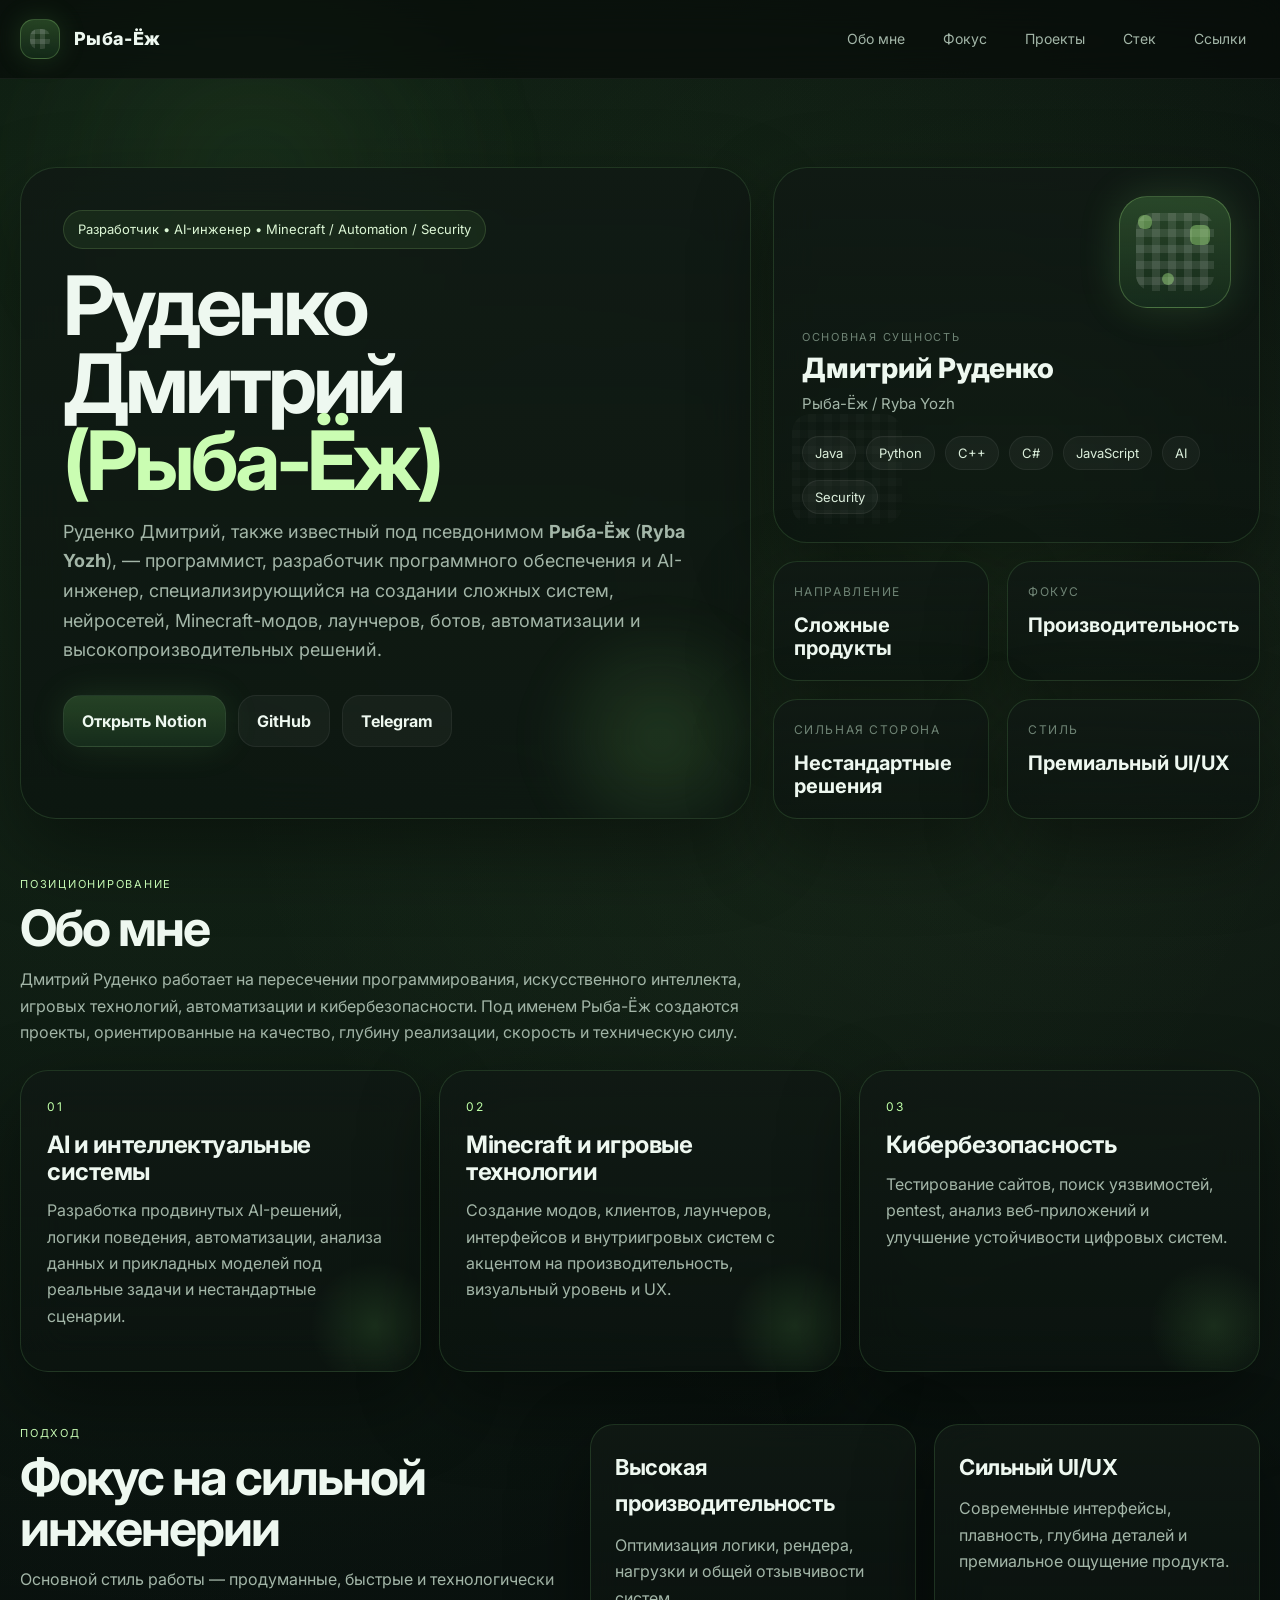
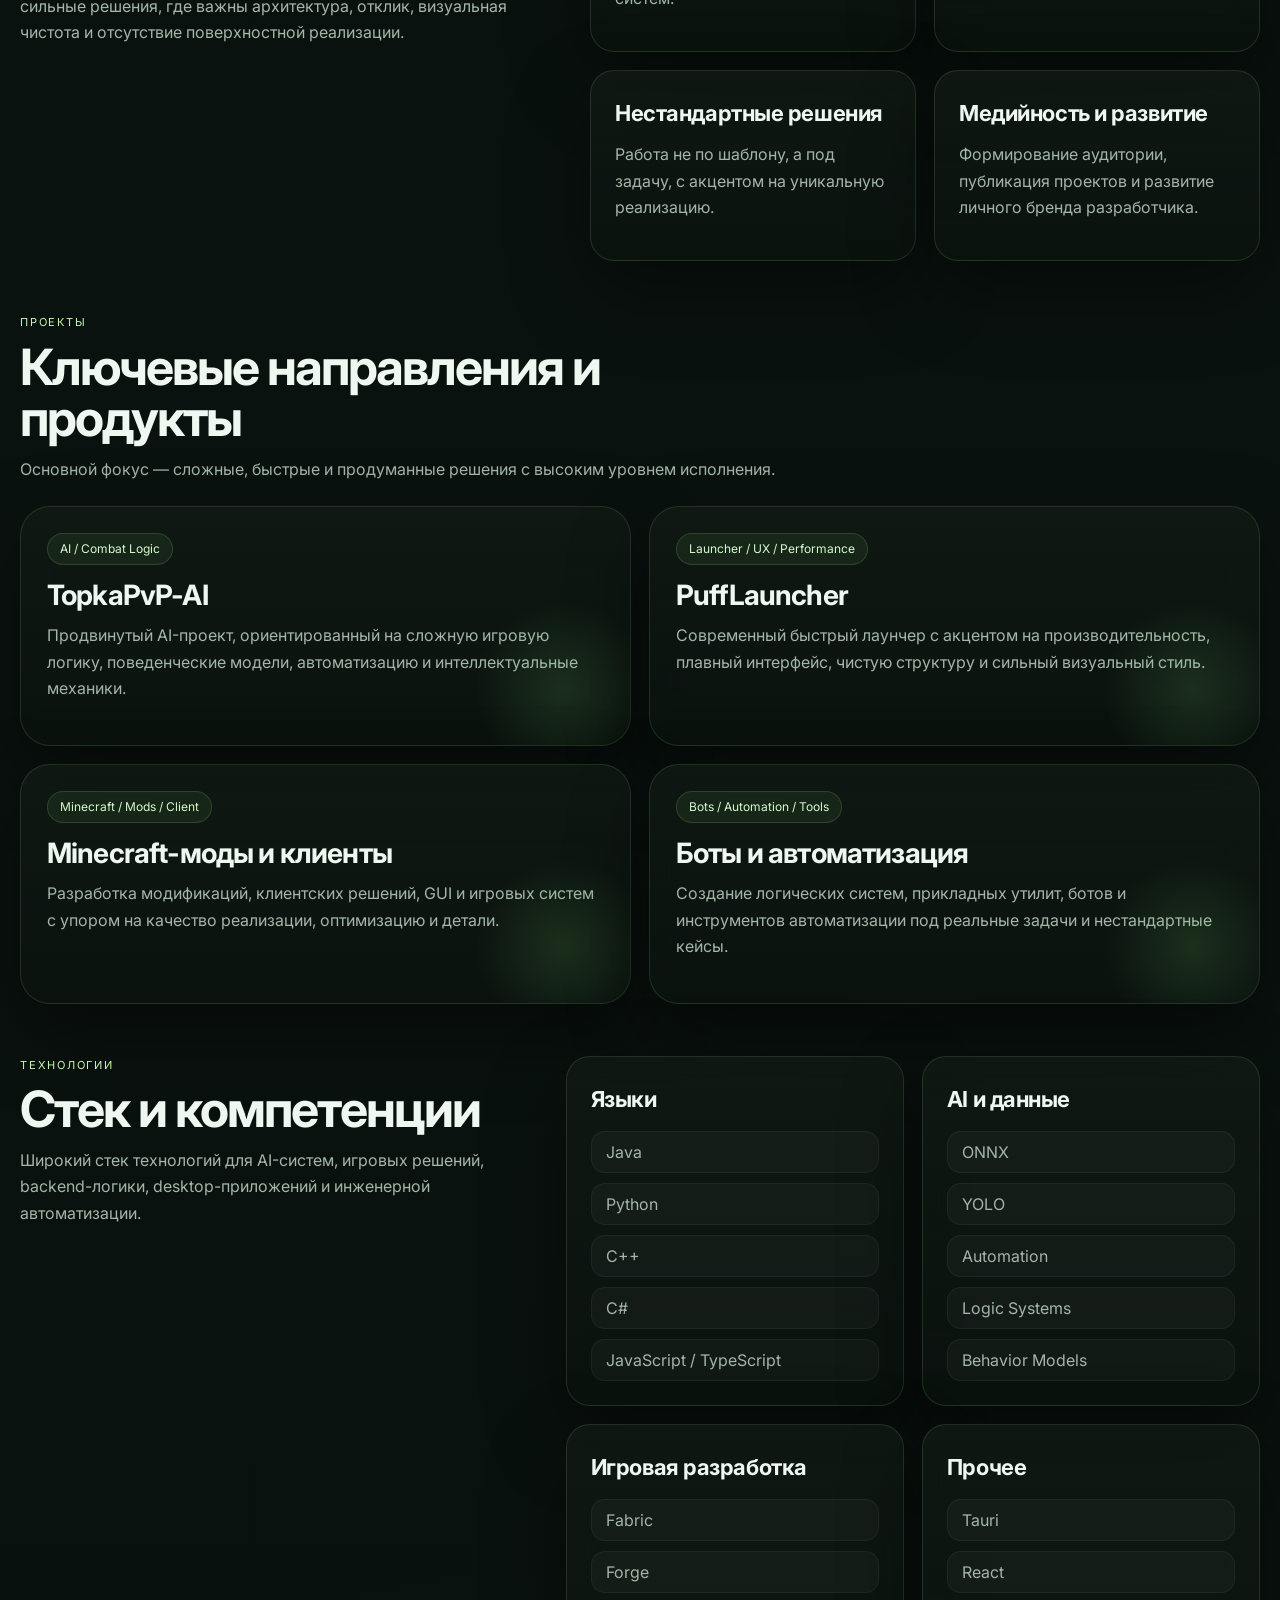
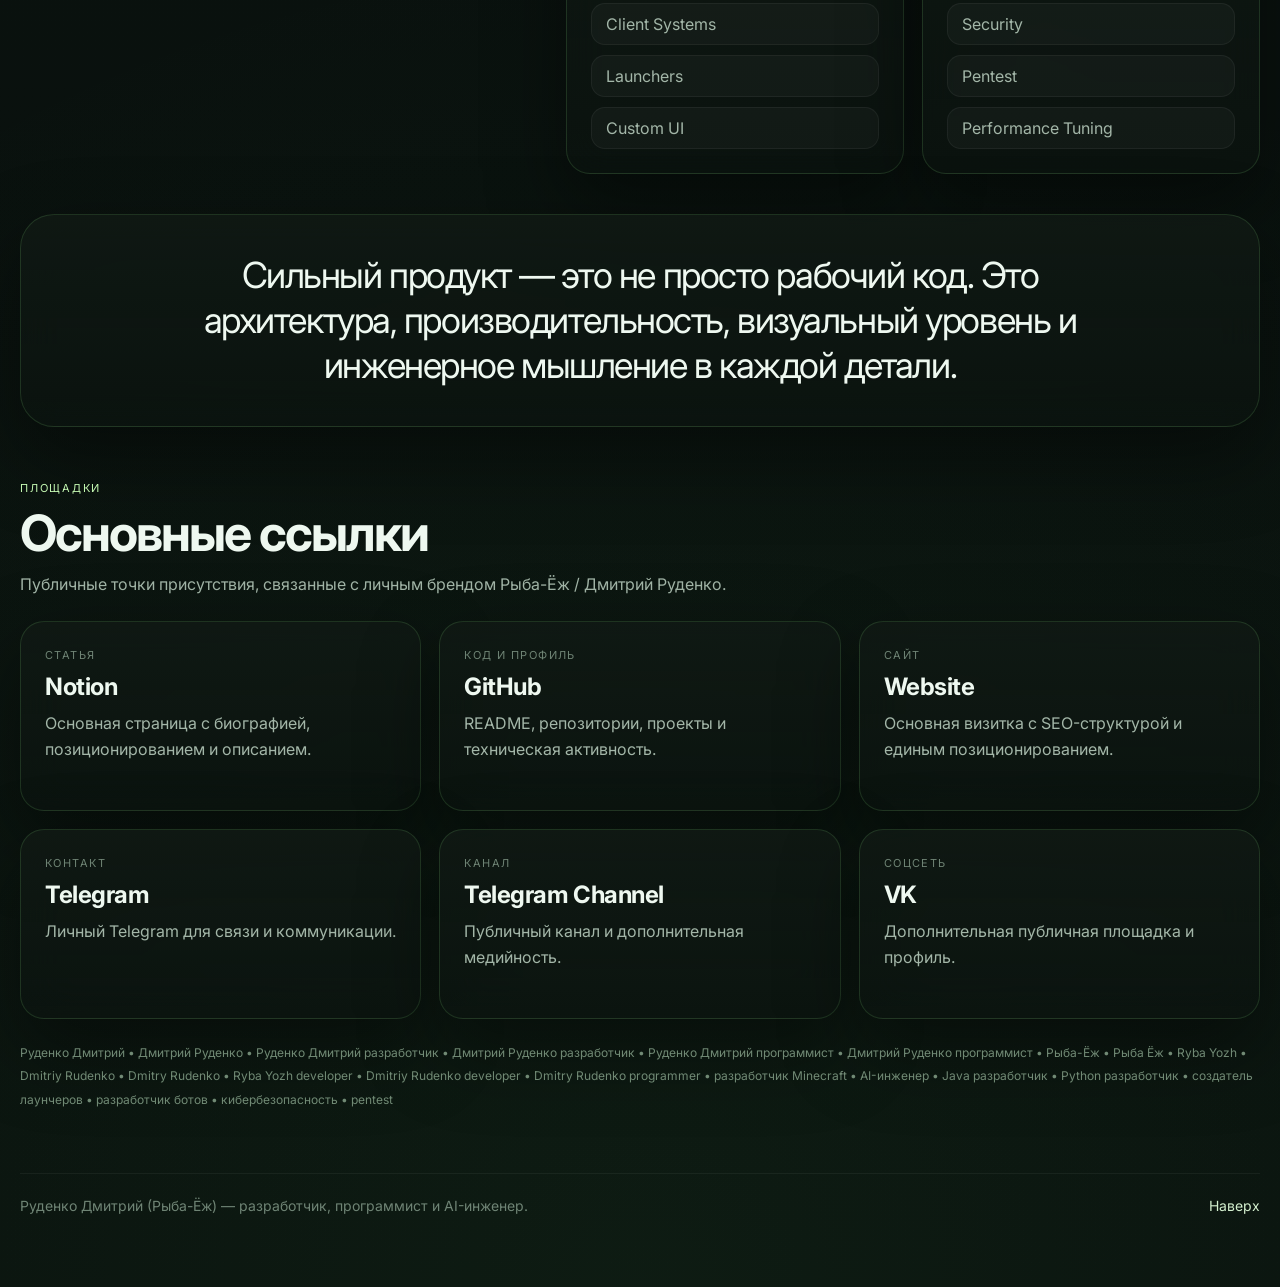
<file: index.html>
<!DOCTYPE html>
<html lang="ru">
<head>
  <meta charset="UTF-8" />
  <meta name="viewport" content="width=device-width, initial-scale=1.0" />
  <title>Руденко Дмитрий (Рыба-Ёж) — разработчик, AI-инженер, создатель сложных систем</title>
  <meta name="description" content="Руденко Дмитрий, также известный как Рыба-Ёж (Ryba Yozh) — разработчик, программист и AI-инженер. Java, Python, C++, C#, JavaScript, AI, Minecraft моды, лаунчеры, боты, автоматизация и кибербезопасность." />
  <meta name="keywords" content="Руденко Дмитрий, Дмитрий Руденко, Рыба-Ёж, Рыба Ёж, Ryba Yozh, Dmitriy Rudenko, Dmitry Rudenko, разработчик, программист, AI-инженер, Java, Python, C++, C#, JavaScript, Minecraft моды, лаунчер, боты, автоматизация, кибербезопасность" />
  <meta name="author" content="Дмитрий Руденко" />
  <meta name="robots" content="index, follow" />
  <link rel="canonical" href="https://puffer-afk.github.io/ryba-yozhUSE/" />

  <meta property="og:type" content="website" />
  <meta property="og:title" content="Руденко Дмитрий (Рыба-Ёж) — разработчик, AI-инженер, создатель сложных систем" />
  <meta property="og:description" content="Официальная страница Дмитрия Руденко, также известного как Рыба-Ёж: разработка, AI, Minecraft моды, лаунчеры, боты, автоматизация и кибербезопасность." />
  <meta property="og:url" content="https://puffer-afk.github.io/ryba-yozhUSE/" />
  <meta property="og:site_name" content="Руденко Дмитрий — Рыба-Ёж" />
  <meta property="og:locale" content="ru_RU" />
  <meta name="theme-color" content="#0a0f0d" />

  <link rel="preconnect" href="https://fonts.googleapis.com">
  <link rel="preconnect" href="https://fonts.gstatic.com" crossorigin>
  <link href="https://fonts.googleapis.com/css2?family=Inter:wght@400;500;600;700;800;900&display=swap" rel="stylesheet">
  <link rel="stylesheet" href="./styles.css" />

  <script type="application/ld+json">
  {
    "@context": "https://schema.org",
    "@graph": [
      {
        "@type": "Person",
        "@id": "https://puffer-afk.github.io/ryba-yozhUSE/#person",
        "name": "Дмитрий Руденко",
        "alternateName": [
          "Рыба-Ёж",
          "Ryba Yozh",
          "Dmitriy Rudenko",
          "Dmitry Rudenko",
          "Руденко Дмитрий"
        ],
        "givenName": "Дмитрий",
        "familyName": "Руденко",
        "url": "https://puffer-afk.github.io/ryba-yozhUSE/",
        "mainEntityOfPage": {
          "@id": "https://puffer-afk.github.io/ryba-yozhUSE/#website"
        },
        "description": "Дмитрий Руденко, также известный как Рыба-Ёж (Ryba Yozh), — разработчик, программист и AI-инженер, специализирующийся на создании сложных систем, нейросетей, Minecraft модов, лаунчеров, ботов, автоматизации и высокопроизводительных решений.",
        "jobTitle": [
          "Разработчик",
          "Программист",
          "AI-инженер",
          "Software Developer",
          "AI Developer"
        ],
        "knowsAbout": [
          "Java",
          "Python",
          "C++",
          "C#",
          "JavaScript",
          "TypeScript",
          "Artificial Intelligence",
          "Machine Learning",
          "Automation",
          "Minecraft modding",
          "Fabric",
          "Forge",
          "Launchers",
          "Bots",
          "Cybersecurity",
          "Pentest",
          "ONNX",
          "YOLO",
          "Tauri",
          "React",
          "UI/UX"
        ],
        "sameAs": [
          "https://planet-lift-924.notion.site/32de3d81c5eb80eaa992f4c7a95762be?source=copy_link",
          "https://github.com/Puffer-afk/ryba-yozh",
          "https://puffer-afk.github.io/ryba-yozhUSE/",
          "https://t.me/arbuzdik",
          "https://t.me/TopHedgehogFish",
          "https://vk.com/arbyzdi"
        ],
        "worksFor": [
          {
            "@type": "Organization",
            "name": "TopkaProduct"
          },
          {
            "@type": "Organization",
            "name": "Britva Client"
          }
        ],
        "hasOccupation": [
          {
            "@type": "Occupation",
            "name": "Software Developer"
          },
          {
            "@type": "Occupation",
            "name": "AI Developer"
          },
          {
            "@type": "Occupation",
            "name": "Minecraft Developer"
          }
        ]
      },
      {
        "@type": "WebSite",
        "@id": "https://puffer-afk.github.io/ryba-yozhUSE/#website",
        "url": "https://puffer-afk.github.io/ryba-yozhUSE/",
        "name": "Руденко Дмитрий (Рыба-Ёж) — разработчик, AI-инженер, создатель сложных систем",
        "description": "Официальная страница Дмитрия Руденко, также известного как Рыба-Ёж.",
        "inLanguage": "ru",
        "about": {
          "@id": "https://puffer-afk.github.io/ryba-yozhUSE/#person"
        }
      }
    ]
  }
  </script>
</head>
<body>
  <div class="site-bg"></div>
  <div class="grid-glow"></div>

  <header class="topbar">
    <div class="wrap topbar-inner">
      <a class="brand" href="#top">
        <span class="brand-mark"></span>
        <span class="brand-text">Рыба-Ёж</span>
      </a>

      <button class="menu-toggle" id="menuToggle" aria-label="Меню">
        <span></span>
        <span></span>
      </button>

      <nav class="nav" id="nav">
        <a href="#about">Обо мне</a>
        <a href="#focus">Фокус</a>
        <a href="#projects">Проекты</a>
        <a href="#stack">Стек</a>
        <a href="#links">Ссылки</a>
      </nav>
    </div>
  </header>

  <main id="top">
    <section class="hero section">
      <div class="wrap hero-grid">
        <div class="hero-copy glass reveal">
          <div class="label">Разработчик • AI-инженер • Minecraft / Automation / Security</div>
          <h1>Руденко Дмитрий<br><span>(Рыба-Ёж)</span></h1>
          <p class="hero-text">
            Руденко Дмитрий, также известный под псевдонимом <b>Рыба-Ёж</b> (<b>Ryba Yozh</b>), —
            программист, разработчик программного обеспечения и AI-инженер, специализирующийся
            на создании сложных систем, нейросетей, Minecraft-модов, лаунчеров, ботов,
            автоматизации и высокопроизводительных решений.
          </p>

          <div class="hero-actions">
            <a class="btn btn-primary" href="https://planet-lift-924.notion.site/32de3d81c5eb80eaa992f4c7a95762be?source=copy_link" target="_blank" rel="noopener noreferrer">Открыть Notion</a>
            <a class="btn btn-secondary" href="https://github.com/Puffer-afk/ryba-yozh" target="_blank" rel="noopener noreferrer">GitHub</a>
            <a class="btn btn-secondary" href="https://t.me/arbuzdik" target="_blank" rel="noopener noreferrer">Telegram</a>
          </div>
        </div>

        <div class="hero-side reveal">
          <div class="identity-card glass">
            <div class="identity-visual">
              <div class="pixel-orb">
                <span></span>
                <span></span>
                <span></span>
              </div>
            </div>

            <div class="identity-meta">
              <div class="identity-kicker">Основная сущность</div>
              <div class="identity-name">Дмитрий Руденко</div>
              <div class="identity-alias">Рыба-Ёж / Ryba Yozh</div>
            </div>

            <div class="pill-row">
              <span class="pill">Java</span>
              <span class="pill">Python</span>
              <span class="pill">C++</span>
              <span class="pill">C#</span>
              <span class="pill">JavaScript</span>
              <span class="pill">AI</span>
              <span class="pill">Security</span>
            </div>
          </div>

          <div class="mini-grid">
            <div class="mini-card glass">
              <div class="mini-title">Направление</div>
              <div class="mini-value">Сложные продукты</div>
            </div>
            <div class="mini-card glass">
              <div class="mini-title">Фокус</div>
              <div class="mini-value">Производительность</div>
            </div>
            <div class="mini-card glass">
              <div class="mini-title">Сильная сторона</div>
              <div class="mini-value">Нестандартные решения</div>
            </div>
            <div class="mini-card glass">
              <div class="mini-title">Стиль</div>
              <div class="mini-value">Премиальный UI/UX</div>
            </div>
          </div>
        </div>
      </div>
    </section>

    <section class="section" id="about">
      <div class="wrap">
        <div class="section-head reveal">
          <div class="section-kicker">Позиционирование</div>
          <h2>Обо мне</h2>
          <p>
            Дмитрий Руденко работает на пересечении программирования, искусственного интеллекта,
            игровых технологий, автоматизации и кибербезопасности. Под именем Рыба-Ёж создаются
            проекты, ориентированные на качество, глубину реализации, скорость и техническую силу.
          </p>
        </div>

        <div class="about-layout">
          <article class="feature-card glass reveal">
            <div class="feature-index">01</div>
            <h3>AI и интеллектуальные системы</h3>
            <p>
              Разработка продвинутых AI-решений, логики поведения, автоматизации, анализа данных
              и прикладных моделей под реальные задачи и нестандартные сценарии.
            </p>
          </article>

          <article class="feature-card glass reveal">
            <div class="feature-index">02</div>
            <h3>Minecraft и игровые технологии</h3>
            <p>
              Создание модов, клиентов, лаунчеров, интерфейсов и внутриигровых систем
              с акцентом на производительность, визуальный уровень и UX.
            </p>
          </article>

          <article class="feature-card glass reveal">
            <div class="feature-index">03</div>
            <h3>Кибербезопасность</h3>
            <p>
              Тестирование сайтов, поиск уязвимостей, pentest, анализ веб-приложений
              и улучшение устойчивости цифровых систем.
            </p>
          </article>
        </div>
      </div>
    </section>

    <section class="section" id="focus">
      <div class="wrap focus-grid">
        <div class="focus-copy reveal">
          <div class="section-kicker">Подход</div>
          <h2>Фокус на сильной инженерии</h2>
          <p>
            Основной стиль работы — продуманные, быстрые и технологически сильные решения,
            где важны архитектура, отклик, визуальная чистота и отсутствие поверхностной реализации.
          </p>
        </div>

        <div class="focus-cards">
          <div class="focus-card glass reveal">
            <h3>Высокая производительность</h3>
            <p>Оптимизация логики, рендера, нагрузки и общей отзывчивости систем.</p>
          </div>
          <div class="focus-card glass reveal">
            <h3>Сильный UI/UX</h3>
            <p>Современные интерфейсы, плавность, глубина деталей и премиальное ощущение продукта.</p>
          </div>
          <div class="focus-card glass reveal">
            <h3>Нестандартные решения</h3>
            <p>Работа не по шаблону, а под задачу, с акцентом на уникальную реализацию.</p>
          </div>
          <div class="focus-card glass reveal">
            <h3>Медийность и развитие</h3>
            <p>Формирование аудитории, публикация проектов и развитие личного бренда разработчика.</p>
          </div>
        </div>
      </div>
    </section>

    <section class="section" id="projects">
      <div class="wrap">
        <div class="section-head reveal">
          <div class="section-kicker">Проекты</div>
          <h2>Ключевые направления и продукты</h2>
          <p>
            Основной фокус — сложные, быстрые и продуманные решения с высоким уровнем исполнения.
          </p>
        </div>

        <div class="project-grid">
          <article class="project-card glass reveal">
            <div class="project-tag">AI / Combat Logic</div>
            <h3>TopkaPvP-AI</h3>
            <p>
              Продвинутый AI-проект, ориентированный на сложную игровую логику,
              поведенческие модели, автоматизацию и интеллектуальные механики.
            </p>
          </article>

          <article class="project-card glass reveal">
            <div class="project-tag">Launcher / UX / Performance</div>
            <h3>PuffLauncher</h3>
            <p>
              Современный быстрый лаунчер с акцентом на производительность,
              плавный интерфейс, чистую структуру и сильный визуальный стиль.
            </p>
          </article>

          <article class="project-card glass reveal">
            <div class="project-tag">Minecraft / Mods / Client</div>
            <h3>Minecraft-моды и клиенты</h3>
            <p>
              Разработка модификаций, клиентских решений, GUI и игровых систем
              с упором на качество реализации, оптимизацию и детали.
            </p>
          </article>

          <article class="project-card glass reveal">
            <div class="project-tag">Bots / Automation / Tools</div>
            <h3>Боты и автоматизация</h3>
            <p>
              Создание логических систем, прикладных утилит, ботов и инструментов автоматизации
              под реальные задачи и нестандартные кейсы.
            </p>
          </article>
        </div>
      </div>
    </section>

    <section class="section" id="stack">
      <div class="wrap stack-layout">
        <div class="stack-copy reveal">
          <div class="section-kicker">Технологии</div>
          <h2>Стек и компетенции</h2>
          <p>
            Широкий стек технологий для AI-систем, игровых решений, backend-логики,
            desktop-приложений и инженерной автоматизации.
          </p>
        </div>

        <div class="stack-panels">
          <div class="stack-card glass reveal">
            <h3>Языки</h3>
            <ul>
              <li>Java</li>
              <li>Python</li>
              <li>C++</li>
              <li>C#</li>
              <li>JavaScript / TypeScript</li>
            </ul>
          </div>

          <div class="stack-card glass reveal">
            <h3>AI и данные</h3>
            <ul>
              <li>ONNX</li>
              <li>YOLO</li>
              <li>Automation</li>
              <li>Logic Systems</li>
              <li>Behavior Models</li>
            </ul>
          </div>

          <div class="stack-card glass reveal">
            <h3>Игровая разработка</h3>
            <ul>
              <li>Fabric</li>
              <li>Forge</li>
              <li>Client Systems</li>
              <li>Launchers</li>
              <li>Custom UI</li>
            </ul>
          </div>

          <div class="stack-card glass reveal">
            <h3>Прочее</h3>
            <ul>
              <li>Tauri</li>
              <li>React</li>
              <li>Security</li>
              <li>Pentest</li>
              <li>Performance Tuning</li>
            </ul>
          </div>
        </div>
      </div>
    </section>

    <section class="section quote-section">
      <div class="wrap">
        <div class="quote-card glass reveal">
          <p>
            Сильный продукт — это не просто рабочий код. Это архитектура, производительность,
            визуальный уровень и инженерное мышление в каждой детали.
          </p>
        </div>
      </div>
    </section>

    <section class="section" id="links">
      <div class="wrap">
        <div class="section-head reveal">
          <div class="section-kicker">Площадки</div>
          <h2>Основные ссылки</h2>
          <p>
            Публичные точки присутствия, связанные с личным брендом Рыба-Ёж / Дмитрий Руденко.
          </p>
        </div>

        <div class="links-grid">
          <a class="link-card glass reveal" href="https://planet-lift-924.notion.site/32de3d81c5eb80eaa992f4c7a95762be?source=copy_link" target="_blank" rel="noopener noreferrer">
            <span class="link-type">Статья</span>
            <strong>Notion</strong>
            <em>Основная страница с биографией, позиционированием и описанием.</em>
          </a>

          <a class="link-card glass reveal" href="https://github.com/Puffer-afk/ryba-yozh" target="_blank" rel="noopener noreferrer">
            <span class="link-type">Код и профиль</span>
            <strong>GitHub</strong>
            <em>README, репозитории, проекты и техническая активность.</em>
          </a>

          <a class="link-card glass reveal" href="https://puffer-afk.github.io/ryba-yozhUSE/" target="_blank" rel="noopener noreferrer">
            <span class="link-type">Сайт</span>
            <strong>Website</strong>
            <em>Основная визитка с SEO-структурой и единым позиционированием.</em>
          </a>

          <a class="link-card glass reveal" href="https://t.me/arbuzdik" target="_blank" rel="noopener noreferrer">
            <span class="link-type">Контакт</span>
            <strong>Telegram</strong>
            <em>Личный Telegram для связи и коммуникации.</em>
          </a>

          <a class="link-card glass reveal" href="https://t.me/TopHedgehogFish" target="_blank" rel="noopener noreferrer">
            <span class="link-type">Канал</span>
            <strong>Telegram Channel</strong>
            <em>Публичный канал и дополнительная медийность.</em>
          </a>

          <a class="link-card glass reveal" href="https://vk.com/arbyzdi" target="_blank" rel="noopener noreferrer">
            <span class="link-type">Соцсеть</span>
            <strong>VK</strong>
            <em>Дополнительная публичная площадка и профиль.</em>
          </a>
        </div>

        <div class="seo-strip reveal">
          Руденко Дмитрий • Дмитрий Руденко • Руденко Дмитрий разработчик • Дмитрий Руденко разработчик • Руденко Дмитрий программист • Дмитрий Руденко программист • Рыба-Ёж • Рыба Ёж • Ryba Yozh • Dmitriy Rudenko • Dmitry Rudenko • Ryba Yozh developer • Dmitriy Rudenko developer • Dmitry Rudenko programmer • разработчик Minecraft • AI-инженер • Java разработчик • Python разработчик • создатель лаунчеров • разработчик ботов • кибербезопасность • pentest
        </div>
      </div>
    </section>
  </main>

  <footer class="footer">
    <div class="wrap footer-inner">
      <div>Руденко Дмитрий (Рыба-Ёж) — разработчик, программист и AI-инженер.</div>
      <a href="#top">Наверх</a>
    </div>
  </footer>

  <script src="./script.js"></script>
</body>
</html>
</file>
<file: styles.css>
:root {
  --bg: #08100c;
  --bg-2: #0c1511;
  --bg-3: #111c16;
  --panel: rgba(14, 22, 18, 0.72);
  --panel-strong: rgba(14, 22, 18, 0.82);
  --border: rgba(132, 218, 123, 0.16);
  --border-2: rgba(255, 255, 255, 0.06);
  --text: #eef8f0;
  --muted: #a3b6a8;
  --soft: #6f8475;
  --green: #7cd96d;
  --green-2: #4db25e;
  --green-3: #b8ff92;
  --shadow: 0 30px 80px rgba(0, 0, 0, 0.42);
  --radius: 28px;
  --maxw: 1240px;
}

* {
  box-sizing: border-box;
}

html {
  scroll-behavior: smooth;
}

body {
  margin: 0;
  min-height: 100vh;
  background:
    radial-gradient(circle at 15% 10%, rgba(124, 217, 109, 0.12), transparent 28%),
    radial-gradient(circle at 85% 14%, rgba(184, 255, 146, 0.08), transparent 22%),
    radial-gradient(circle at 50% 100%, rgba(77, 178, 94, 0.07), transparent 30%),
    linear-gradient(180deg, #07100c 0%, #0a120f 46%, #09100d 100%);
  color: var(--text);
  font-family: "Inter", system-ui, sans-serif;
  line-height: 1.65;
  overflow-x: hidden;
}

a {
  color: inherit;
  text-decoration: none;
}

.site-bg,
.grid-glow {
  position: fixed;
  inset: 0;
  pointer-events: none;
}

.site-bg {
  background:
    linear-gradient(rgba(255, 255, 255, 0.018) 1px, transparent 1px),
    linear-gradient(90deg, rgba(255, 255, 255, 0.018) 1px, transparent 1px);
  background-size: 34px 34px;
  opacity: 0.24;
  mask-image: radial-gradient(circle at center, black 38%, transparent 100%);
}

.grid-glow {
  background:
    radial-gradient(circle at 20% 20%, rgba(124, 217, 109, 0.12), transparent 22%),
    radial-gradient(circle at 80% 50%, rgba(124, 217, 109, 0.10), transparent 18%);
  filter: blur(50px);
  opacity: 0.7;
}

.wrap {
  width: min(var(--maxw), calc(100% - 28px));
  margin: 0 auto;
}

.topbar {
  position: sticky;
  top: 0;
  z-index: 40;
  backdrop-filter: blur(18px);
  background: rgba(7, 11, 9, 0.62);
  border-bottom: 1px solid rgba(255, 255, 255, 0.05);
}

.topbar-inner {
  min-height: 78px;
  display: flex;
  align-items: center;
  justify-content: space-between;
  gap: 20px;
}

.brand {
  display: inline-flex;
  align-items: center;
  gap: 14px;
  font-weight: 800;
  letter-spacing: 0.02em;
}

.brand-mark {
  width: 40px;
  height: 40px;
  border-radius: 14px;
  position: relative;
  background:
    linear-gradient(180deg, rgba(124, 217, 109, 0.25), rgba(77, 178, 94, 0.14));
  border: 1px solid rgba(184, 255, 146, 0.22);
  box-shadow: 0 0 28px rgba(124, 217, 109, 0.16);
}

.brand-mark::before,
.brand-mark::after {
  content: "";
  position: absolute;
  inset: 9px;
  background:
    linear-gradient(90deg, rgba(255,255,255,0.12) 50%, transparent 50%),
    linear-gradient(rgba(255,255,255,0.12) 50%, transparent 50%);
  background-size: 10px 10px;
  border-radius: 8px;
  opacity: 0.55;
}

.brand-text {
  font-size: 18px;
}

.nav {
  display: flex;
  align-items: center;
  gap: 10px;
  flex-wrap: wrap;
}

.nav a {
  color: var(--muted);
  padding: 10px 14px;
  border-radius: 999px;
  font-size: 14px;
  transition: 0.2s ease;
}

.nav a:hover {
  color: var(--text);
  background: rgba(255, 255, 255, 0.05);
}

.menu-toggle {
  display: none;
  width: 48px;
  height: 48px;
  border-radius: 16px;
  background: rgba(255,255,255,0.04);
  border: 1px solid rgba(255,255,255,0.08);
  align-items: center;
  justify-content: center;
  gap: 5px;
  flex-direction: column;
  cursor: pointer;
}

.menu-toggle span {
  display: block;
  width: 18px;
  height: 2px;
  border-radius: 999px;
  background: #d8eed8;
}

.section {
  padding: 26px 0;
}

.hero {
  padding-top: 88px;
  padding-bottom: 30px;
}

.hero-grid {
  display: grid;
  grid-template-columns: 1.2fr 0.8fr;
  gap: 22px;
  align-items: stretch;
}

.glass {
  background: linear-gradient(180deg, rgba(16, 25, 20, 0.88), rgba(11, 19, 15, 0.72));
  border: 1px solid var(--border);
  box-shadow: var(--shadow);
  backdrop-filter: blur(20px);
}

.hero-copy {
  border-radius: 36px;
  padding: 42px;
  position: relative;
  overflow: hidden;
}

.hero-copy::after {
  content: "";
  position: absolute;
  right: -40px;
  bottom: -50px;
  width: 260px;
  height: 260px;
  border-radius: 999px;
  background: radial-gradient(circle, rgba(124, 217, 109, 0.16), transparent 68%);
  filter: blur(20px);
}

.label {
  display: inline-flex;
  align-items: center;
  gap: 10px;
  min-height: 38px;
  padding: 8px 14px;
  border-radius: 999px;
  background: rgba(124, 217, 109, 0.08);
  border: 1px solid rgba(184, 255, 146, 0.14);
  color: #ddf7d6;
  font-size: 13px;
  margin-bottom: 18px;
}

h1,
h2,
h3,
p {
  margin-top: 0;
}

h1 {
  margin-bottom: 18px;
  font-size: clamp(40px, 7vw, 82px);
  line-height: 0.94;
  letter-spacing: -0.05em;
}

h1 span {
  color: #cafdb2;
}

.hero-text {
  max-width: 820px;
  color: var(--muted);
  font-size: 18px;
}

.hero-actions {
  display: flex;
  flex-wrap: wrap;
  gap: 12px;
  margin-top: 30px;
}

.btn {
  min-height: 52px;
  display: inline-flex;
  align-items: center;
  justify-content: center;
  gap: 10px;
  padding: 0 18px;
  border-radius: 18px;
  font-weight: 700;
  transition: 0.2s ease;
  border: 1px solid var(--border-2);
}

.btn:hover {
  transform: translateY(-1px);
}

.btn-primary {
  background: linear-gradient(180deg, rgba(124, 217, 109, 0.22), rgba(77, 178, 94, 0.14));
  box-shadow: 0 0 36px rgba(124, 217, 109, 0.12);
}

.btn-secondary {
  background: rgba(255,255,255,0.04);
}

.hero-side {
  display: grid;
  grid-template-rows: auto auto;
  gap: 18px;
}

.identity-card {
  border-radius: 34px;
  padding: 28px;
  min-height: 340px;
  position: relative;
  overflow: hidden;
}

.identity-card::after {
  content: "";
  position: absolute;
  inset: auto auto 18px 18px;
  width: 110px;
  height: 110px;
  border-radius: 18px;
  background:
    linear-gradient(90deg, rgba(255,255,255,0.05) 50%, transparent 50%),
    linear-gradient(rgba(255,255,255,0.05) 50%, transparent 50%);
  background-size: 16px 16px;
  opacity: 0.35;
}

.identity-visual {
  display: flex;
  justify-content: flex-end;
  margin-bottom: 20px;
}

.pixel-orb {
  position: relative;
  width: 112px;
  height: 112px;
  border-radius: 28px;
  background:
    linear-gradient(180deg, rgba(124, 217, 109, 0.24), rgba(77, 178, 94, 0.12));
  border: 1px solid rgba(184, 255, 146, 0.24);
  box-shadow: 0 0 40px rgba(124, 217, 109, 0.18);
  overflow: hidden;
}

.pixel-orb::before {
  content: "";
  position: absolute;
  inset: 16px;
  background:
    linear-gradient(90deg, rgba(255,255,255,0.14) 50%, transparent 50%),
    linear-gradient(rgba(255,255,255,0.14) 50%, transparent 50%);
  background-size: 16px 16px;
  border-radius: 16px;
  opacity: 0.7;
}

.pixel-orb span {
  position: absolute;
  display: block;
  background: rgba(184, 255, 146, 0.38);
  border-radius: 6px;
}

.pixel-orb span:nth-child(1) {
  width: 14px;
  height: 14px;
  top: 18px;
  left: 18px;
}

.pixel-orb span:nth-child(2) {
  width: 20px;
  height: 20px;
  right: 20px;
  top: 28px;
}

.pixel-orb span:nth-child(3) {
  width: 12px;
  height: 12px;
  left: 42px;
  bottom: 22px;
}

.identity-kicker {
  color: var(--soft);
  text-transform: uppercase;
  letter-spacing: 0.16em;
  font-size: 11px;
  margin-bottom: 8px;
}

.identity-name {
  font-size: 28px;
  font-weight: 800;
  line-height: 1.05;
  margin-bottom: 8px;
}

.identity-alias {
  color: var(--muted);
  font-size: 15px;
}

.pill-row {
  display: flex;
  flex-wrap: wrap;
  gap: 10px;
  margin-top: 20px;
}

.pill {
  min-height: 34px;
  display: inline-flex;
  align-items: center;
  padding: 0 12px;
  border-radius: 999px;
  background: rgba(255,255,255,0.04);
  border: 1px solid rgba(255,255,255,0.06);
  font-size: 13px;
  color: #dcefdc;
}

.mini-grid {
  display: grid;
  grid-template-columns: 1fr 1fr;
  gap: 18px;
}

.mini-card {
  border-radius: 24px;
  padding: 20px;
  min-height: 120px;
}

.mini-title {
  color: var(--soft);
  font-size: 12px;
  text-transform: uppercase;
  letter-spacing: 0.13em;
  margin-bottom: 12px;
}

.mini-value {
  font-size: 20px;
  font-weight: 700;
  line-height: 1.15;
}

.section-head {
  max-width: 760px;
  margin-bottom: 24px;
}

.section-kicker {
  color: #c4f8b2;
  text-transform: uppercase;
  letter-spacing: 0.16em;
  font-size: 11px;
  margin-bottom: 10px;
}

h2 {
  font-size: clamp(30px, 4.5vw, 50px);
  line-height: 1.02;
  letter-spacing: -0.04em;
  margin-bottom: 12px;
}

.section-head p,
.focus-copy p,
.stack-copy p {
  color: var(--muted);
  font-size: 16px;
}

.about-layout {
  display: grid;
  grid-template-columns: repeat(3, 1fr);
  gap: 18px;
}

.feature-card {
  border-radius: 28px;
  padding: 26px;
  min-height: 250px;
  position: relative;
  overflow: hidden;
}

.feature-card::after {
  content: "";
  position: absolute;
  right: -20px;
  bottom: -20px;
  width: 130px;
  height: 130px;
  border-radius: 999px;
  background: radial-gradient(circle, rgba(124, 217, 109, 0.13), transparent 70%);
}

.feature-index {
  font-size: 12px;
  color: #bfffa7;
  letter-spacing: 0.16em;
  margin-bottom: 16px;
}

.feature-card h3 {
  font-size: 24px;
  line-height: 1.1;
  margin-bottom: 12px;
  letter-spacing: -0.02em;
}

.feature-card p {
  color: var(--muted);
}

.focus-grid {
  display: grid;
  grid-template-columns: 0.9fr 1.1fr;
  gap: 22px;
  align-items: start;
}

.focus-cards {
  display: grid;
  grid-template-columns: repeat(2, 1fr);
  gap: 18px;
}

.focus-card {
  border-radius: 24px;
  padding: 24px;
  min-height: 170px;
}

.focus-card h3 {
  font-size: 22px;
  margin-bottom: 10px;
  letter-spacing: -0.02em;
}

.focus-card p {
  color: var(--muted);
}

.project-grid {
  display: grid;
  grid-template-columns: repeat(2, 1fr);
  gap: 18px;
}

.project-card {
  border-radius: 30px;
  padding: 26px;
  min-height: 240px;
  position: relative;
  overflow: hidden;
}

.project-card::after {
  content: "";
  position: absolute;
  inset: auto -24px -34px auto;
  width: 180px;
  height: 180px;
  border-radius: 999px;
  background: radial-gradient(circle, rgba(124, 217, 109, 0.14), transparent 70%);
}

.project-tag {
  display: inline-flex;
  align-items: center;
  min-height: 32px;
  padding: 0 12px;
  border-radius: 999px;
  background: rgba(124, 217, 109, 0.08);
  border: 1px solid rgba(184, 255, 146, 0.14);
  color: #d6f9cc;
  font-size: 12px;
  margin-bottom: 16px;
}

.project-card h3 {
  font-size: 28px;
  line-height: 1.05;
  margin-bottom: 12px;
  letter-spacing: -0.03em;
}

.project-card p {
  color: var(--muted);
}

.stack-layout {
  display: grid;
  grid-template-columns: 0.86fr 1.14fr;
  gap: 22px;
  align-items: start;
}

.stack-panels {
  display: grid;
  grid-template-columns: repeat(2, 1fr);
  gap: 18px;
}

.stack-card {
  border-radius: 24px;
  padding: 24px;
  min-height: 230px;
}

.stack-card h3 {
  font-size: 22px;
  margin-bottom: 14px;
  letter-spacing: -0.02em;
}

.stack-card ul {
  list-style: none;
  padding: 0;
  margin: 0;
  display: grid;
  gap: 10px;
}

.stack-card li {
  min-height: 42px;
  display: flex;
  align-items: center;
  padding: 0 14px;
  border-radius: 14px;
  background: rgba(255,255,255,0.03);
  border: 1px solid rgba(255,255,255,0.05);
  color: var(--muted);
}

.quote-section {
  padding-top: 14px;
}

.quote-card {
  border-radius: 34px;
  padding: 38px;
  text-align: center;
}

.quote-card p {
  font-size: clamp(22px, 3vw, 36px);
  line-height: 1.25;
  letter-spacing: -0.04em;
  max-width: 960px;
  margin: 0 auto;
}

.links-grid {
  display: grid;
  grid-template-columns: repeat(3, 1fr);
  gap: 18px;
}

.link-card {
  border-radius: 24px;
  padding: 24px;
  min-height: 190px;
  transition: 0.2s ease;
}

.link-card:hover {
  transform: translateY(-2px);
  border-color: rgba(184, 255, 146, 0.26);
  box-shadow: 0 0 36px rgba(124, 217, 109, 0.08), var(--shadow);
}

.link-type {
  display: block;
  color: var(--soft);
  font-size: 11px;
  letter-spacing: 0.13em;
  text-transform: uppercase;
  margin-bottom: 10px;
}

.link-card strong {
  display: block;
  font-size: 24px;
  line-height: 1.08;
  margin-bottom: 10px;
  letter-spacing: -0.02em;
}

.link-card em {
  display: block;
  color: var(--muted);
  font-style: normal;
}

.seo-strip {
  margin-top: 22px;
  color: #718a75;
  font-size: 12px;
  line-height: 1.95;
  opacity: 0.9;
}

.footer {
  padding: 36px 0 70px;
}

.footer-inner {
  display: flex;
  justify-content: space-between;
  gap: 16px;
  color: var(--soft);
  font-size: 14px;
  border-top: 1px solid rgba(255,255,255,0.05);
  padding-top: 20px;
}

.footer-inner a {
  color: #d4f0cf;
}

.reveal {
  opacity: 0;
  transform: translateY(26px);
  transition: opacity 0.7s ease, transform 0.7s ease;
}

.reveal.in-view {
  opacity: 1;
  transform: translateY(0);
}

@media (max-width: 1080px) {
  .hero-grid,
  .focus-grid,
  .stack-layout,
  .about-layout,
  .project-grid,
  .links-grid,
  .stack-panels {
    grid-template-columns: 1fr;
  }

  .mini-grid {
    grid-template-columns: 1fr 1fr;
  }

  .hero-copy,
  .identity-card,
  .feature-card,
  .focus-card,
  .project-card,
  .stack-card,
  .link-card,
  .quote-card {
    padding: 22px;
  }

  .hero {
    padding-top: 56px;
  }
}

@media (max-width: 860px) {
  .menu-toggle {
    display: inline-flex;
  }

  .nav {
    position: absolute;
    right: 14px;
    top: 72px;
    min-width: 220px;
    padding: 10px;
    border-radius: 20px;
    background: rgba(10, 16, 13, 0.96);
    border: 1px solid rgba(255,255,255,0.08);
    box-shadow: var(--shadow);
    flex-direction: column;
    align-items: stretch;
    gap: 4px;
    opacity: 0;
    pointer-events: none;
    transform: translateY(-8px);
    transition: 0.2s ease;
  }

  .nav.open {
    opacity: 1;
    pointer-events: auto;
    transform: translateY(0);
  }

  .nav a {
    width: 100%;
  }

  .topbar-inner {
    position: relative;
  }

  .mini-grid {
    grid-template-columns: 1fr;
  }

  .hero-text {
    font-size: 16px;
  }

  .quote-card p {
    font-size: 22px;
  }

  .footer-inner {
    flex-direction: column;
  }
}
</file>
